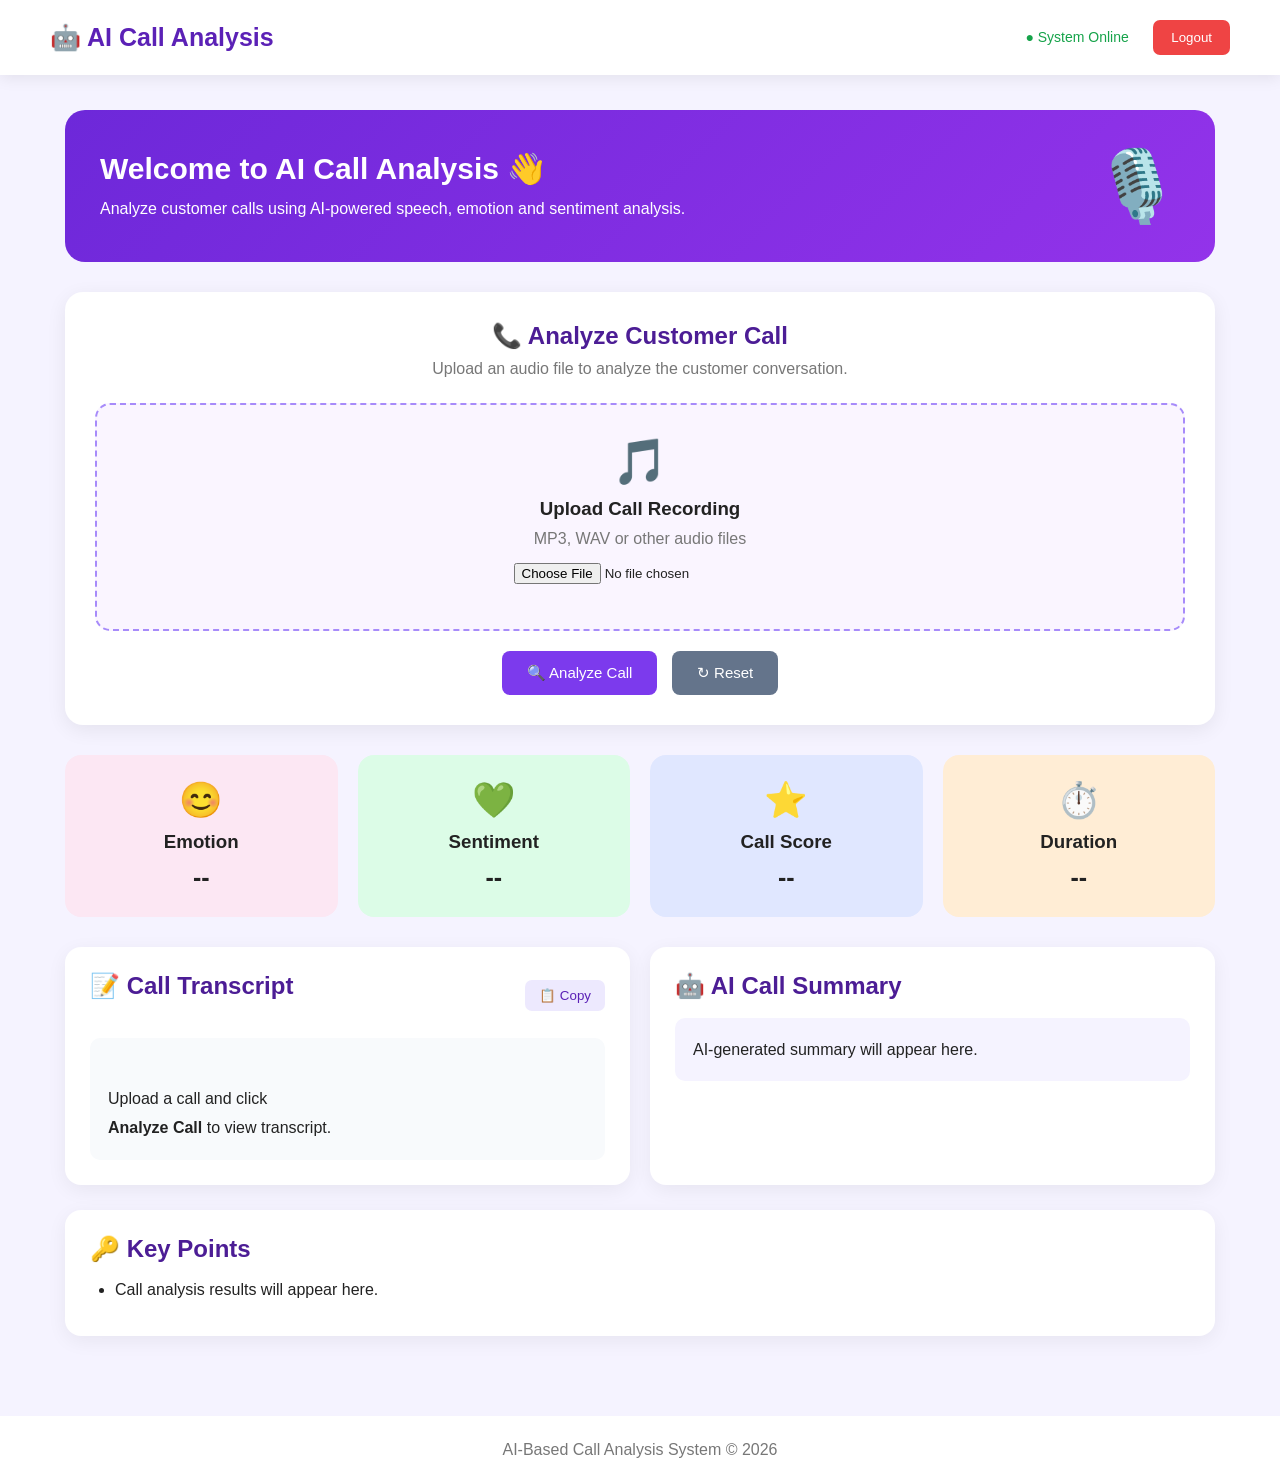
<file: index.html>
<!DOCTYPE html>
<html lang="en">
<head>
    <meta charset="UTF-8">
    <meta name="viewport" content="width=device-width, initial-scale=1.0">
    <title>AI Call Analysis Dashboard</title>
    <link rel="stylesheet" href="style.css">
</head>

<body>

    <header>

        <div class="header-title">
            🤖 AI Call Analysis
        </div>

        <div>
            <span class="online">● System Online</span>
            <button class="logout-btn" onclick="logout()">Logout</button>
        </div>

    </header>

    <main>

        <section class="welcome">

            <div>
                <h1>Welcome to AI Call Analysis 👋</h1>

                <p>
                    Analyze customer calls using AI-powered
                    speech, emotion and sentiment analysis.
                </p>
            </div>

            <div class="welcome-icon">
                🎙️
            </div>

        </section>


        <section class="upload-section">

            <h2>📞 Analyze Customer Call</h2>

            <p>
                Upload an audio file to analyze the customer conversation.
            </p>

            <div class="upload-box">

                <div class="upload-icon">🎵</div>

                <h3>Upload Call Recording</h3>

                <p>MP3, WAV or other audio files</p>

                <input
                    type="file"
                    id="audioFile"
                    accept="audio/*"
                    onchange="showFileName()"
                >

                <p id="fileName"></p>

            </div>

            <button class="analyze-btn" onclick="analyzeCall()">
                🔍 Analyze Call
            </button>

            <button class="reset-btn" onclick="resetAnalysis()">
                ↻ Reset
            </button>

            <div id="loading">
                ⏳ AI is analyzing the call...
            </div>

        </section>


        <section class="dashboard">

            <div class="card emotion">
                <div class="card-icon">😊</div>
                <h3>Emotion</h3>
                <h2 id="emotion">--</h2>
            </div>

            <div class="card sentiment">
                <div class="card-icon">💚</div>
                <h3>Sentiment</h3>
                <h2 id="sentiment">--</h2>
            </div>

            <div class="card score">
                <div class="card-icon">⭐</div>
                <h3>Call Score</h3>
                <h2 id="score">--</h2>
            </div>

            <div class="card duration">
                <div class="card-icon">⏱️</div>
                <h3>Duration</h3>
                <h2 id="duration">--</h2>
            </div>

        </section>


        <section class="content-grid">

            <div class="content-box">

                <div class="box-heading">
                    <h2>📝 Call Transcript</h2>

                    <button onclick="copyTranscript()">
                        📋 Copy
                    </button>
                </div>

                <div id="transcript">
                    Upload a call and click
                    <b>Analyze Call</b> to view transcript.
                </div>

            </div>


            <div class="content-box">

                <h2>🤖 AI Call Summary</h2>

                <div id="summary">
                    AI-generated summary will appear here.
                </div>

            </div>

        </section>


        <section class="keypoints">

            <h2>🔑 Key Points</h2>

            <ul id="keyPoints">
                <li>Call analysis results will appear here.</li>
            </ul>

        </section>

    </main>


    <footer>
        AI-Based Call Analysis System © 2026
    </footer>


    <script src="script.js"></script>

</body>
</html>
</file>
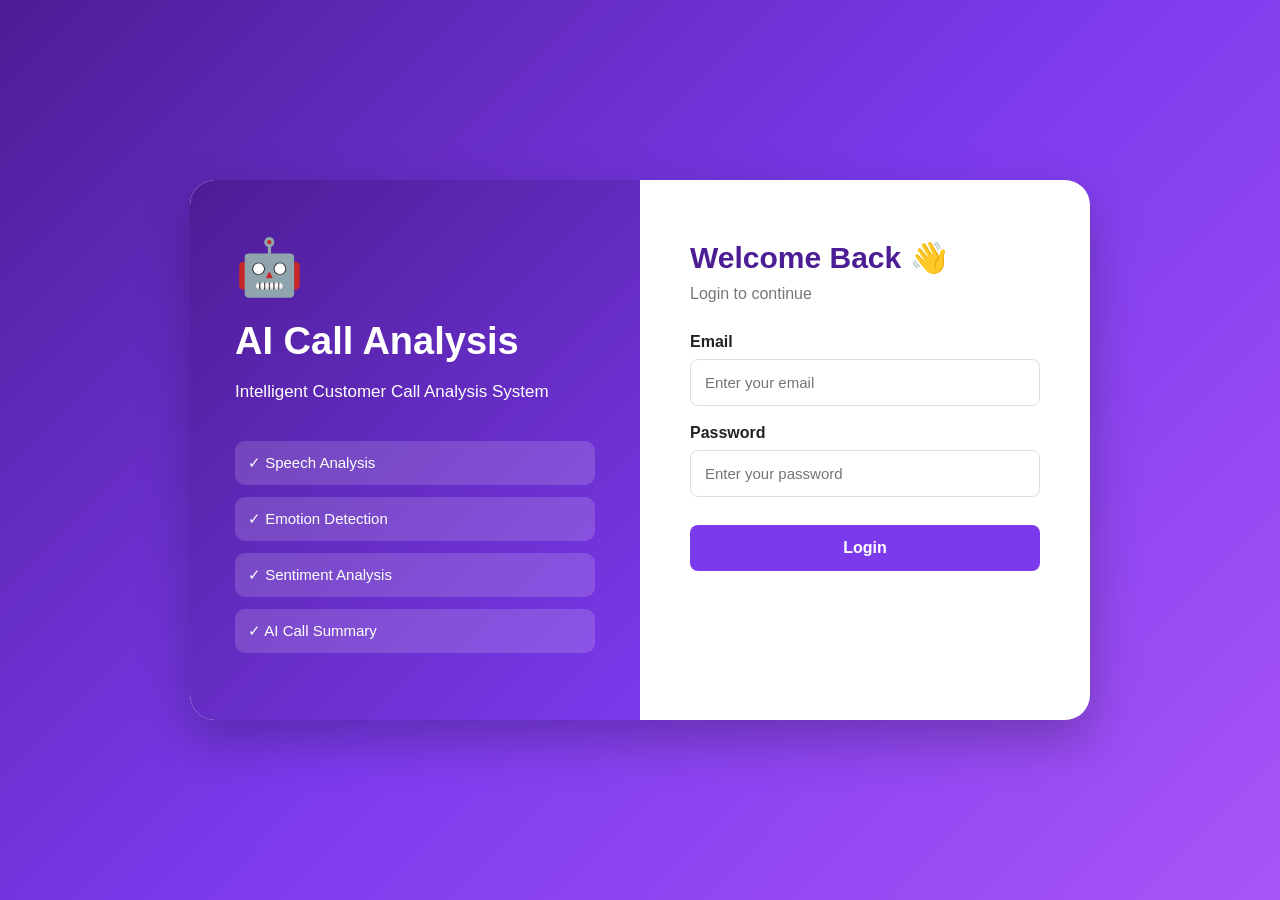
<file: login.html>
<!DOCTYPE html>
<html lang="en">
<head>
    <meta charset="UTF-8">
    <meta name="viewport" content="width=device-width, initial-scale=1.0">
    <title>AI Call Analysis - Login</title>
    <link rel="stylesheet" href="style.css">
</head>
<body class="login-page">

    <div class="login-container">

        <div class="login-left">
            <div class="logo">🤖</div>
            <h1>AI Call Analysis</h1>
            <p>
                Intelligent Customer Call Analysis System
            </p>

            <div class="login-feature">
                ✓ Speech Analysis
            </div>

            <div class="login-feature">
                ✓ Emotion Detection
            </div>

            <div class="login-feature">
                ✓ Sentiment Analysis
            </div>

            <div class="login-feature">
                ✓ AI Call Summary
            </div>
        </div>

        <div class="login-box">

            <h2>Welcome Back 👋</h2>
            <p class="login-text">Login to continue</p>

            <label>Email</label>
            <input type="email" id="email" placeholder="Enter your email">

            <label>Password</label>
            <input type="password" id="password" placeholder="Enter your password">

            <button onclick="login()">Login</button>

            <p id="loginMessage"></p>

        </div>

    </div>

    <script src="script.js"></script>
</body>
</html>
</file>
<file: style.css>
* {
    margin: 0;
    padding: 0;
    box-sizing: border-box;
    font-family: Arial, sans-serif;
}

body {
    background: #f5f3ff;
    color: #222;
}


/* ================= LOGIN PAGE ================= */

.login-page {
    min-height: 100vh;
    background: linear-gradient(135deg, #4c1d95, #7c3aed, #a855f7);

    display: flex;
    align-items: center;
    justify-content: center;
}

.login-container {
    width: 900px;
    min-height: 520px;

    background: white;
    border-radius: 25px;

    display: flex;

    overflow: hidden;

    box-shadow: 0 20px 50px rgba(0,0,0,0.25);
}


/* LEFT SIDE */

.login-left {
    width: 50%;

    background: linear-gradient(
        135deg,
        #4c1d95,
        #7c3aed
    );

    color: white;

    padding: 55px 45px;
}

.logo {
    font-size: 55px;
    margin-bottom: 20px;
}

.login-left h1 {
    font-size: 38px;
    margin-bottom: 15px;
}

.login-left p {
    font-size: 17px;
    margin-bottom: 35px;
    line-height: 1.6;
}

.login-feature {
    background: rgba(255,255,255,0.15);

    padding: 13px;

    border-radius: 10px;

    margin-bottom: 12px;

    font-size: 15px;
}


/* LOGIN BOX */

.login-box {
    width: 50%;
    padding: 60px 50px;
}

.login-box h2 {
    font-size: 30px;
    color: #4c1d95;
}

.login-text {
    color: #777;
    margin: 10px 0 30px;
}

.login-box label {
    display: block;

    margin-top: 18px;
    margin-bottom: 8px;

    font-weight: bold;
}

.login-box input {
    width: 100%;

    padding: 14px;

    border: 1px solid #ddd;

    border-radius: 8px;

    outline: none;

    font-size: 15px;
}

.login-box input:focus {
    border-color: #7c3aed;
}

.login-box button {
    width: 100%;

    padding: 14px;

    margin-top: 28px;

    border: none;

    border-radius: 8px;

    background: #7c3aed;

    color: white;

    font-size: 16px;

    font-weight: bold;

    cursor: pointer;
}

.login-box button:hover {
    background: #5b21b6;
}

#loginMessage {
    text-align: center;
    margin-top: 15px;
}


/* ================= MAIN PAGE ================= */

header {
    background: white;

    padding: 20px 50px;

    display: flex;

    justify-content: space-between;

    align-items: center;

    box-shadow: 0 3px 15px rgba(0,0,0,0.08);
}

.header-title {
    font-size: 25px;

    font-weight: bold;

    color: #5b21b6;
}

.online {
    color: #16a34a;

    font-size: 14px;

    margin-right: 20px;
}

.logout-btn {
    border: none;

    padding: 10px 18px;

    background: #ef4444;

    color: white;

    border-radius: 7px;

    cursor: pointer;
}


main {
    max-width: 1200px;

    margin: auto;

    padding: 35px 25px;
}


/* WELCOME */

.welcome {
    background: linear-gradient(
        135deg,
        #6d28d9,
        #9333ea
    );

    color: white;

    border-radius: 20px;

    padding: 35px;

    display: flex;

    justify-content: space-between;

    align-items: center;

    margin-bottom: 30px;
}

.welcome h1 {
    font-size: 30px;

    margin-bottom: 10px;
}

.welcome p {
    line-height: 1.6;
}

.welcome-icon {
    font-size: 70px;
}


/* UPLOAD */

.upload-section {
    background: white;

    padding: 30px;

    border-radius: 18px;

    text-align: center;

    box-shadow: 0 5px 20px rgba(0,0,0,0.07);

    margin-bottom: 30px;
}

.upload-section h2 {
    color: #4c1d95;

    margin-bottom: 10px;
}

.upload-section > p {
    color: #777;

    margin-bottom: 25px;
}

.upload-box {
    border: 2px dashed #a78bfa;

    background: #faf5ff;

    padding: 30px;

    border-radius: 15px;
}

.upload-icon {
    font-size: 45px;
}

.upload-box h3 {
    margin: 10px;
}

.upload-box p {
    color: #777;

    margin-bottom: 15px;
}

#fileName {
    font-weight: bold;
}


.analyze-btn,
.reset-btn {
    padding: 13px 25px;

    margin: 20px 5px 0;

    border: none;

    border-radius: 8px;

    color: white;

    cursor: pointer;

    font-size: 15px;
}

.analyze-btn {
    background: #7c3aed;
}

.analyze-btn:hover {
    background: #5b21b6;
}

.reset-btn {
    background: #64748b;
}

#loading {
    display: none;

    margin-top: 20px;

    color: #7c3aed;

    font-weight: bold;
}


/* DASHBOARD */

.dashboard {
    display: grid;

    grid-template-columns: repeat(4, 1fr);

    gap: 20px;

    margin-bottom: 30px;
}

.card {
    padding: 25px;

    border-radius: 16px;

    text-align: center;
}

.card-icon {
    font-size: 35px;

    margin-bottom: 10px;
}

.card h3 {
    margin-bottom: 10px;
}

.card h2 {
    font-size: 25px;
}

.emotion {
    background: #fce7f3;
}

.sentiment {
    background: #dcfce7;
}

.score {
    background: #e0e7ff;
}

.duration {
    background: #ffedd5;
}


/* CONTENT */

.content-grid {
    display: grid;

    grid-template-columns: 1fr 1fr;

    gap: 20px;
}

.content-box,
.keypoints {
    background: white;

    padding: 25px;

    border-radius: 16px;

    box-shadow: 0 5px 20px rgba(0,0,0,0.06);

    margin-bottom: 25px;
}

.box-heading {
    display: flex;

    justify-content: space-between;

    align-items: center;

    margin-bottom: 20px;
}

.box-heading button {
    border: none;

    background: #ede9fe;

    color: #5b21b6;

    padding: 8px 14px;

    border-radius: 7px;

    cursor: pointer;
}

.content-box h2,
.keypoints h2 {
    color: #4c1d95;

    margin-bottom: 18px;
}

#transcript {
    background: #f8fafc;

    padding: 18px;

    border-radius: 10px;

    line-height: 1.8;

    white-space: pre-line;
}

#summary {
    background: #f5f3ff;

    padding: 18px;

    border-radius: 10px;

    line-height: 1.7;
}

.keypoints ul {
    padding-left: 25px;
}

.keypoints li {
    margin-bottom: 12px;
}


/* FOOTER */

footer {
    text-align: center;

    padding: 25px;

    color: #777;

    background: white;

    margin-top: 20px;
}


/* RESPONSIVE */

@media(max-width: 800px) {

    .login-container {
        width: 95%;

        flex-direction: column;
    }

    .login-left,
    .login-box {
        width: 100%;
    }

    .dashboard {
        grid-template-columns: 1fr 1fr;
    }

    .content-grid {
        grid-template-columns: 1fr;
    }

}

@media(max-width: 500px) {

    .dashboard {
        grid-template-columns: 1fr;
    }

    header {
        padding: 15px;
    }

    .welcome {
        flex-direction: column;

        text-align: center;
    }

}
</file>
